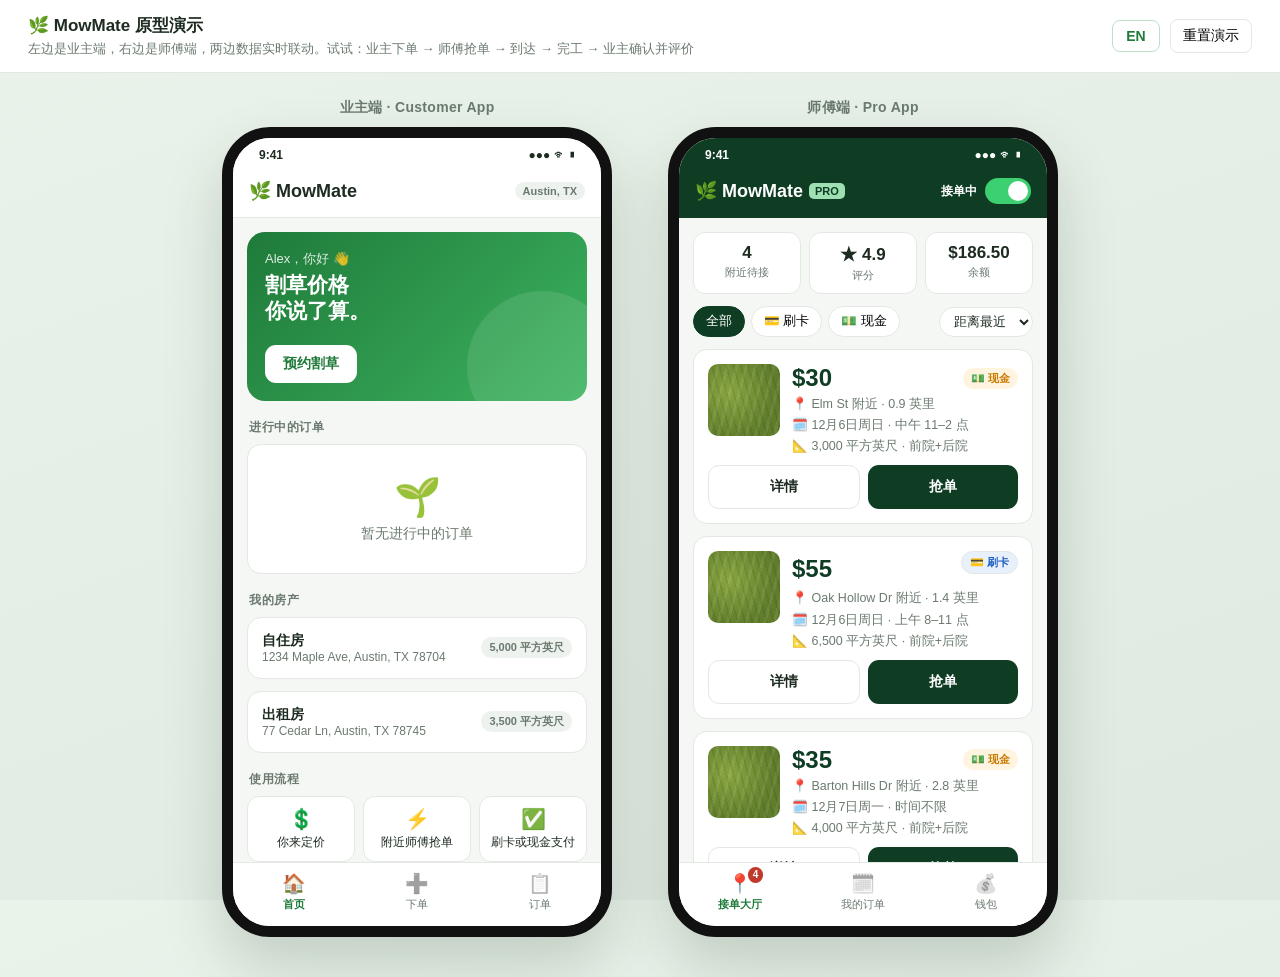
<file: public/index.html>
<!doctype html>
<html lang="zh-CN" translate="no">
<head>
<meta charset="utf-8">
<meta name="google" content="notranslate">
<meta name="viewport" content="width=device-width, initial-scale=1, viewport-fit=cover">
<title>MowMate Demo — 剪草坪接单平台原型</title>
<link rel="stylesheet" href="style.css">
</head>
<body data-show="customer">
<header class="topbar">
  <div class="tb-left">
    <div class="tb-title"><span class="logo-dot">🌿</span><span class="tb-brand"> MowMate</span><span class="tb-hide" id="tb-name"> 原型演示</span></div>
    <div class="tb-sub" id="tb-sub">左边是业主端，右边是师傅端，两边数据实时联动。试试：业主下单 → 师傅抢单 → 到达 → 完工 → 业主确认并评价</div>
  </div>
  <div class="tb-right">
    <div class="switch-side">
      <button data-act="side" data-side="customer" id="sw-customer">业主端</button>
      <button data-act="side" data-side="pro" id="sw-pro">师傅端</button>
    </div>
    <button class="tb-reset tb-lang" data-act="lang" id="btn-lang">EN</button>
    <button class="tb-reset" data-act="reset" id="btn-reset">重置演示</button>
  </div>
</header>

<main class="stage">
  <section class="phone-wrap" data-side="customer">
    <div class="phone-label" id="lbl-customer">业主端 · Customer App</div>
    <div class="phone">
      <div class="statusbar"><span>9:41</span><span>●●● ᯤ ▮</span></div>
      <div class="app" id="customer"></div>
      <div class="toasts" id="toast-customer"></div>
    </div>
  </section>

  <section class="phone-wrap" data-side="pro">
    <div class="phone-label" id="lbl-pro">师傅端 · Pro App</div>
    <div class="phone pro">
      <div class="statusbar"><span>9:41</span><span>●●● ᯤ ▮</span></div>
      <div class="app" id="pro"></div>
      <div class="toasts" id="toast-pro"></div>
    </div>
  </section>
</main>

<script src="app.js"></script>
</body>
</html>
</file>
<file: public/style.css>
:root{
  --g:#1f7a3a; --g2:#2e9e50; --gl:#e7f4ea; --ink:#1d2b20; --mut:#6b7a6f; --line:#e3e8e3;
  --bg:#f5f7f4; --warn:#c97a00; --warnbg:#fff4e0; --red:#c0392b; --redbg:#fdecea; --blue:#1f5fbf; --bluebg:#e8f0fc;
  --pro:#0f3d24;
}
*{box-sizing:border-box}
html,body{margin:0;height:100%}
body{font-family:-apple-system,BlinkMacSystemFont,"Segoe UI",Roboto,"PingFang SC","Microsoft YaHei",sans-serif;background:linear-gradient(160deg,#eaf3ea,#dfe9e2);color:var(--ink);font-size:14px}
button{font:inherit;cursor:pointer}
input,select,textarea{font:inherit;color:inherit}

.topbar{display:flex;justify-content:space-between;align-items:center;gap:16px;padding:14px 28px;background:#fff;border-bottom:1px solid var(--line)}
.tb-title{font-weight:700;font-size:17px}
.tb-sub{color:var(--mut);font-size:13px;margin-top:3px}
.tb-right{display:flex;gap:10px;align-items:center;flex-shrink:0}
.tb-reset{border:1px solid var(--line);background:#fff;border-radius:8px;padding:7px 12px}
.switch-side{display:none;background:#eef2ee;border-radius:9px;padding:3px}
.switch-side button{border:0;background:transparent;padding:6px 12px;border-radius:7px;color:var(--mut)}
body[data-show=customer] .switch-side [data-side=customer],
body[data-show=pro] .switch-side [data-side=pro]{background:#fff;color:var(--ink);font-weight:600;box-shadow:0 1px 3px rgba(0,0,0,.08)}

.stage{display:flex;justify-content:center;gap:56px;padding:26px 20px 40px;flex-wrap:wrap}
.phone-label{text-align:center;font-weight:600;color:var(--mut);margin-bottom:10px;letter-spacing:.3px}
.phone{position:relative;width:390px;height:810px;background:var(--bg);border:11px solid #111;border-radius:48px;overflow:hidden;display:flex;flex-direction:column;box-shadow:0 30px 60px rgba(20,50,30,.18)}
.statusbar{display:flex;justify-content:space-between;padding:10px 26px 4px;font-size:12px;font-weight:600;background:#fff}
.phone.pro .statusbar{background:var(--pro);color:#fff}
.app{flex:1;display:flex;flex-direction:column;min-height:0}

@media (max-width:900px){
  body{display:flex;flex-direction:column;height:100vh;height:100dvh}
  .topbar{padding:8px 12px;flex-wrap:nowrap}
  .tb-title{font-size:15px}
  .tb-sub{display:none}
  .tb-reset{padding:6px 9px;font-size:12px}
  .switch-side{display:flex}
  .stage{padding:0;gap:0;flex:1;min-height:0;flex-wrap:nowrap}
  .phone-label{display:none}
  .phone-wrap{width:100%;height:100%}
  body[data-show=customer] .phone-wrap[data-side=pro],
  body[data-show=pro] .phone-wrap[data-side=customer]{display:none}
  .phone{width:100%;height:100%;border:0;border-radius:0;box-shadow:none}
  .statusbar{display:none}
}

/* app chrome */
.hdr{display:flex;align-items:center;justify-content:space-between;padding:10px 16px 12px;background:#fff;border-bottom:1px solid var(--line);min-height:52px}
.pro .hdr{background:var(--pro);color:#fff;border-bottom:0}
.hdr h1{font-size:18px;margin:0;font-weight:700}
.hdr .back{border:0;background:none;font-size:15px;color:var(--g);padding:4px 0}
.pro .hdr .back{color:#9fe0b3}
.brand{display:flex;align-items:center;gap:6px;font-weight:800;font-size:18px}
.brand small{font-weight:600;font-size:11px;background:#9fe0b3;color:var(--pro);padding:2px 6px;border-radius:5px}
.screen{flex:1;overflow-y:auto;padding:14px 14px 24px}
.nav{display:flex;border-top:1px solid var(--line);background:#fff;padding-bottom:10px}
.nav button{flex:1;border:0;background:none;padding:9px 0 4px;color:var(--mut);font-size:11px;display:flex;flex-direction:column;align-items:center;gap:2px;position:relative}
.nav button .ic{font-size:19px;filter:grayscale(1);opacity:.6}
.nav button.on{color:var(--g);font-weight:600}
.nav button.on .ic{filter:none;opacity:1}
.nav .badge{position:absolute;top:4px;left:56%;background:var(--red);color:#fff;font-size:10px;border-radius:9px;padding:0 5px;line-height:16px}

/* generic */
.card{background:#fff;border:1px solid var(--line);border-radius:14px;padding:14px;margin-bottom:12px}
.sec-t{font-size:12px;font-weight:700;color:var(--mut);text-transform:uppercase;letter-spacing:.5px;margin:18px 2px 8px}
.sec-t:first-child{margin-top:4px}
.row{display:flex;align-items:center;justify-content:space-between;gap:10px}
.mut{color:var(--mut)}
.small{font-size:12px}
.b{font-weight:700}
.btn{border:0;border-radius:11px;padding:12px 14px;font-weight:600;background:#eef2ee;color:var(--ink);width:100%;margin-top:8px}
.btn.primary{background:var(--g);color:#fff}
.btn.primary:disabled{background:#a9c7b2;cursor:not-allowed}
.btn.ghost{background:#fff;border:1px solid var(--line)}
.btn.danger{background:#fff;color:var(--red);border:1px solid #f1c9c4}
.btn.sm{width:auto;padding:8px 12px;margin:0;font-size:13px}
.btns{display:flex;gap:8px}
.btns .btn{flex:1}
.chip{display:inline-flex;align-items:center;gap:4px;font-size:11px;font-weight:600;padding:3px 8px;border-radius:20px;background:#eef2ee;color:var(--mut);white-space:nowrap}
.chip.card{background:var(--bluebg);color:var(--blue)}
.chip.cash{background:var(--warnbg);color:var(--warn)}
.chip.st-open{background:var(--warnbg);color:var(--warn)}
.chip.st-accepted,.chip.st-in_progress{background:var(--bluebg);color:var(--blue)}
.chip.st-pending_confirm{background:#f3e8fd;color:#7b3fb8}
.chip.st-completed{background:var(--gl);color:var(--g)}
.chip.st-disputed,.chip.st-cancelled{background:var(--redbg);color:var(--red)}
.note{border-radius:10px;padding:10px 12px;font-size:12.5px;margin:10px 0;line-height:1.45}
.note.info{background:var(--bluebg);color:#1b4a8f}
.note.warn{background:var(--warnbg);color:#8a5600}
.note.ok{background:var(--gl);color:var(--g)}
.note.err{background:var(--redbg);color:var(--red)}
.empty{text-align:center;color:var(--mut);padding:30px 10px}
.empty .big{font-size:38px;margin-bottom:6px}
hr{border:0;border-top:1px solid var(--line);margin:12px 0}
.kv{display:flex;justify-content:space-between;padding:5px 0;font-size:13px}
.kv span:first-child{color:var(--mut)}

/* form */
.field{margin-bottom:14px}
.field label.lb{display:block;font-weight:600;font-size:13px;margin-bottom:6px}
.inp{width:100%;border:1px solid var(--line);border-radius:10px;padding:10px 12px;background:#fff;outline:none}
.inp:focus{border-color:var(--g2);box-shadow:0 0 0 3px rgba(46,158,80,.15)}
textarea.inp{resize:none;height:64px}
.seg{display:flex;background:#eef2ee;border-radius:10px;padding:3px}
.seg label{flex:1;text-align:center;padding:8px 4px;border-radius:8px;font-size:13px;cursor:pointer;color:var(--mut)}
.seg input{display:none}
.seg label:has(input:checked){background:#fff;color:var(--ink);font-weight:600;box-shadow:0 1px 3px rgba(0,0,0,.08)}
.svc{display:flex;align-items:center;justify-content:space-between;padding:10px 12px;border:1px solid var(--line);border-radius:10px;margin-bottom:6px;background:#fff;cursor:pointer}
.svc:has(input:checked){border-color:var(--g2);background:#f4fbf5}
.svc input{accent-color:var(--g);width:17px;height:17px;margin-right:8px}
.svc .l{display:flex;align-items:center}
.inline{display:flex;gap:8px}
.inline > *{flex:1}
.check{display:flex;align-items:center;gap:8px;font-size:13px}
.check input{accent-color:var(--g);width:17px;height:17px}
.photos{display:flex;gap:8px}
.ph-add{width:72px;height:72px;border:1.5px dashed #b9c7bc;border-radius:10px;display:grid;place-items:center;color:var(--mut);font-size:22px;background:#fff}
.pay-opt{display:flex;align-items:center;gap:10px;padding:12px;border:1px solid var(--line);border-radius:11px;margin-bottom:6px;background:#fff;cursor:pointer}
.pay-opt:has(input:checked){border-color:var(--g2);background:#f4fbf5}
.pay-opt input{accent-color:var(--g);width:17px;height:17px}
.pay-opt .ic{font-size:20px}

.price-box{background:#fff;border:1.5px solid var(--g2);border-radius:14px;padding:14px}
.price-in{display:flex;align-items:center;font-size:30px;font-weight:800;border-bottom:2px solid var(--line);padding-bottom:4px}
.price-in input{border:0;outline:none;font-size:30px;font-weight:800;width:100%;background:transparent}
.suggest{font-size:12.5px;color:var(--mut);margin-top:8px}
.meter{height:6px;border-radius:4px;background:linear-gradient(90deg,#e74c3c 0 20%,#f0ad4e 20% 45%,#2e9e50 45% 100%);margin-top:10px;position:relative}
.meter i{position:absolute;top:-4px;width:14px;height:14px;border-radius:50%;background:#fff;border:3px solid var(--ink);transform:translateX(-50%);transition:left .2s}
.quick{display:flex;gap:6px;margin-top:10px}
.quick button{flex:1;border:1px solid var(--line);background:#fff;border-radius:8px;padding:6px 0;font-size:12px}

/* home */
.hero{background:linear-gradient(135deg,#1f7a3a,#3cb35f);color:#fff;border-radius:18px;padding:18px;margin-bottom:6px;position:relative;overflow:hidden}
.hero:after{content:"";position:absolute;right:-30px;bottom:-40px;width:150px;height:150px;border-radius:50%;background:rgba(255,255,255,.1)}
.hero .hello{opacity:.85;font-size:13px}
.hero .t{font-size:21px;font-weight:800;margin:4px 0 12px;line-height:1.25}
.hero .btn{background:#fff;color:var(--g);width:auto;padding:10px 18px}
.steps3{display:flex;gap:8px}
.steps3 div{flex:1;background:#fff;border:1px solid var(--line);border-radius:12px;padding:10px;font-size:12px;text-align:center}
.steps3 b{display:block;font-size:20px;margin-bottom:3px}

/* order list */
.ord{cursor:pointer}
.ord .top{display:flex;justify-content:space-between;align-items:flex-start;gap:8px}
.ord .price{font-size:20px;font-weight:800}
.ord .meta{font-size:12.5px;color:var(--mut);margin-top:4px;line-height:1.5}

/* progress */
.prog{display:flex;justify-content:space-between;position:relative;margin:6px 4px 4px}
.prog:before{content:"";position:absolute;top:10px;left:10px;right:10px;height:3px;background:var(--line)}
.prog .bar{position:absolute;top:10px;left:10px;height:3px;background:var(--g2);transition:width .3s}
.prog .s{position:relative;z-index:1;display:flex;flex-direction:column;align-items:center;gap:4px;font-size:10.5px;color:var(--mut);width:52px;text-align:center}
.prog .s i{width:22px;height:22px;border-radius:50%;background:#fff;border:3px solid var(--line);display:grid;place-items:center;font-style:normal;font-size:11px}
.prog .s.done i{background:var(--g2);border-color:var(--g2);color:#fff}
.prog .s.cur{color:var(--ink);font-weight:600}
.prog .s.cur i{border-color:var(--g2)}

.pro-card{display:flex;align-items:center;gap:12px}
.avatar{width:46px;height:46px;border-radius:50%;background:linear-gradient(135deg,#f6c27a,#e08a3c);display:grid;place-items:center;color:#fff;font-weight:800;font-size:17px;flex-shrink:0}
.avatar.c{background:linear-gradient(135deg,#7aa8f6,#3c6ee0)}
.verified{color:var(--g);font-size:11.5px;font-weight:600}

.lawn{height:110px;border-radius:10px;position:relative;overflow:hidden;flex:1}
.lawn.before{background:
  repeating-linear-gradient(75deg,rgba(0,0,0,.08) 0 2px,transparent 2px 7px),
  repeating-linear-gradient(105deg,rgba(255,255,255,.08) 0 3px,transparent 3px 9px),
  radial-gradient(circle at 30% 40%,#8aa640,#5f7d2a 70%)}
.lawn.after{background:repeating-linear-gradient(90deg,#4caf50 0 22px,#3d9b42 22px 44px)}
.lawn.thumb{height:72px;width:72px;flex:none}
.lawn span{position:absolute;left:6px;bottom:6px;background:rgba(0,0,0,.55);color:#fff;font-size:10.5px;padding:2px 6px;border-radius:5px}
.lawn-pair{display:flex;gap:8px}

.stars{display:flex;gap:6px;font-size:30px;justify-content:center;margin:6px 0}
.stars button{border:0;background:none;padding:0;color:#d5dbd6;font-size:30px;line-height:1}
.stars button.on{color:#f5b301}
.tips{display:flex;gap:6px}
.tips button{flex:1;border:1px solid var(--line);background:#fff;border-radius:9px;padding:8px 0;font-weight:600}
.tips button.on{border-color:var(--g2);background:var(--gl);color:var(--g)}

/* pro */
.online{display:flex;align-items:center;gap:8px;font-size:12px;font-weight:600}
.tgl{width:46px;height:26px;border-radius:20px;background:#5b6b60;position:relative;border:0;padding:0}
.tgl:after{content:"";position:absolute;top:3px;left:3px;width:20px;height:20px;border-radius:50%;background:#fff;transition:left .2s}
.tgl.on{background:#3cd070}
.tgl.on:after{left:23px}
.pro-stats{display:flex;gap:8px;margin-bottom:12px}
.pro-stats div{flex:1;background:#fff;border:1px solid var(--line);border-radius:12px;padding:10px;text-align:center}
.pro-stats b{display:block;font-size:17px}
.pro-stats span{font-size:11px;color:var(--mut)}
.filters{display:flex;gap:6px;align-items:center;margin-bottom:12px;flex-wrap:wrap}
.filters button{border:1px solid var(--line);background:#fff;border-radius:20px;padding:6px 12px;font-size:12.5px}
.filters button.on{background:var(--pro);color:#fff;border-color:var(--pro)}
.filters select{margin-left:auto;border:1px solid var(--line);border-radius:20px;padding:6px 10px;font-size:12.5px;background:#fff}
.job .top{display:flex;gap:12px}
.job .price{font-size:24px;font-weight:800;color:var(--pro)}
.job .info{flex:1;min-width:0}
.job .line{font-size:12.5px;color:var(--mut);margin-top:3px;line-height:1.45}
.job .acts{display:flex;gap:8px;margin-top:10px}
.job .acts .btn{margin:0}
.pro .btn.primary{background:var(--pro)}
.pro .btn.primary:disabled{background:#9db3a5}
.tag{display:inline-block;font-size:11px;padding:2px 7px;border-radius:5px;background:#f0f3f0;color:#4d5b51;margin:4px 4px 0 0}
.tag.alert{background:var(--redbg);color:var(--red)}
.wallet-hero{background:linear-gradient(135deg,#0f3d24,#1f7a3a);color:#fff;border-radius:18px;padding:18px;margin-bottom:12px}
.wallet-hero .amt{font-size:34px;font-weight:800;margin:4px 0 10px}
.wallet-hero .btn{background:#fff;color:var(--pro);margin:0}
.tx{display:flex;justify-content:space-between;padding:10px 0;border-bottom:1px solid var(--line);font-size:13px}
.tx:last-child{border:0}
.tx .plus{color:var(--g);font-weight:700}
.tx .minus{color:var(--red);font-weight:700}

/* toast */
.toasts{position:absolute;top:44px;left:12px;right:12px;z-index:20;display:flex;flex-direction:column;gap:6px;pointer-events:none}
@media (max-width:900px){.toasts{top:8px}}
.toast{background:rgba(25,35,28,.94);color:#fff;border-radius:14px;padding:11px 14px;font-size:13px;box-shadow:0 8px 24px rgba(0,0,0,.2);animation:tin .25s ease;line-height:1.4}
.toast b{display:block;font-size:12px;color:#9fe0b3;margin-bottom:1px}
.toast.out{animation:tout .3s ease forwards}
@keyframes tin{from{opacity:0;transform:translateY(-10px)}}
@keyframes tout{to{opacity:0;transform:translateY(-10px)}}
@media (max-width:420px){.tb-hide{display:none}}
.tb-lang{font-weight:700;color:var(--g);border-color:#bfe0c8;min-width:48px}
@media (max-width:900px){.topbar{gap:8px}.tb-right{gap:6px}.switch-side button{padding:6px 10px}}
@media (max-width:400px){.tb-brand{display:none}}
</file>
